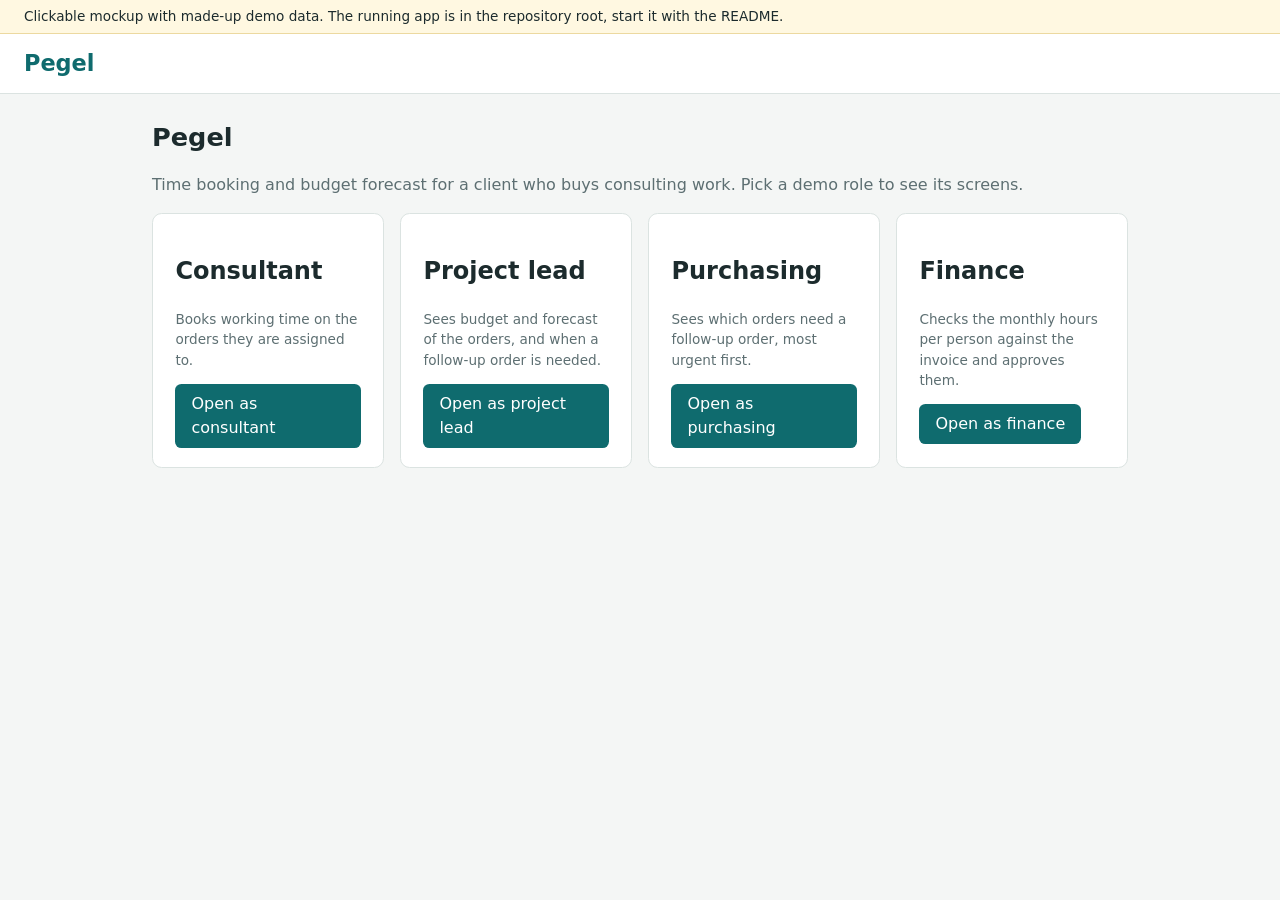
<file: docs/mockup/index.html>
<!DOCTYPE html>
<html lang="en">
<head>
<meta charset="utf-8">
<meta name="viewport" content="width=device-width, initial-scale=1">
<title>Pegel mockup</title>
<link rel="stylesheet" href="mockup.css">
</head>
<body>
<div class="note">Clickable mockup with made-up demo data. The running app is in the repository root, start it with the README.</div>
<header class="topbar"><a class="brand" href="index.html">Pegel</a></header>
<main class="page">
<h1>Pegel</h1>
<p class="muted">Time booking and budget forecast for a client who buys consulting work. Pick a demo role to see its screens.</p>
<div class="roles">
  <div class="card"><h2>Consultant</h2><p class="small muted">Books working time on the orders they are assigned to.</p><a class="button" href="consultant-book.html">Open as consultant</a></div>
  <div class="card"><h2>Project lead</h2><p class="small muted">Sees budget and forecast of the orders, and when a follow-up order is needed.</p><a class="button" href="project-lead-orders.html">Open as project lead</a></div>
  <div class="card"><h2>Purchasing</h2><p class="small muted">Sees which orders need a follow-up order, most urgent first.</p><a class="button" href="purchasing-follow-ups.html">Open as purchasing</a></div>
  <div class="card"><h2>Finance</h2><p class="small muted">Checks the monthly hours per person against the invoice and approves them.</p><a class="button" href="finance-proof.html">Open as finance</a></div>
</div>
</main>
</body>
</html>
</file>
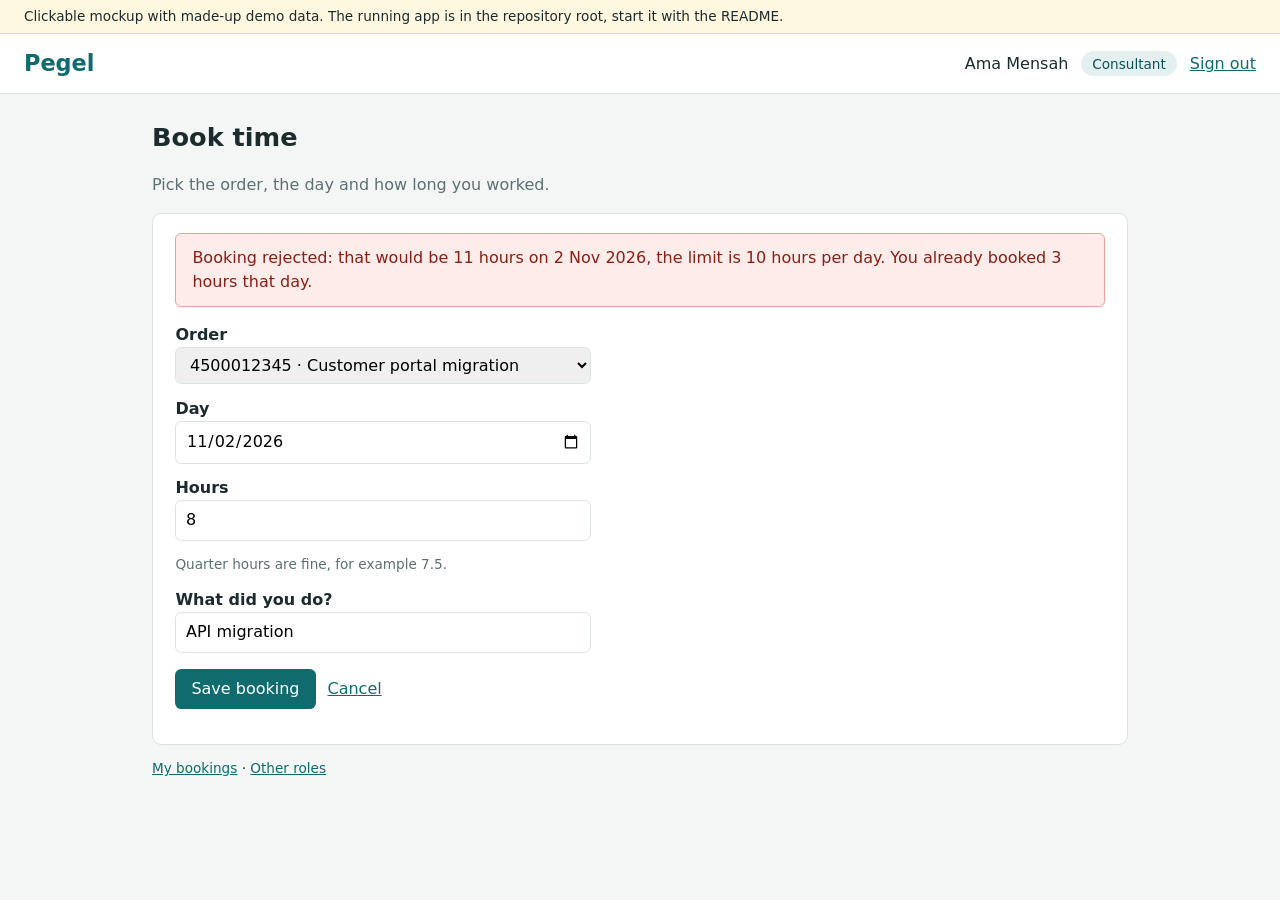
<file: docs/mockup/consultant-book.html>
<!DOCTYPE html>
<html lang="en">
<head>
<meta charset="utf-8">
<meta name="viewport" content="width=device-width, initial-scale=1">
<title>Book time · Pegel mockup</title>
<link rel="stylesheet" href="mockup.css">
</head>
<body>
<div class="note">Clickable mockup with made-up demo data. The running app is in the repository root, start it with the README.</div>
<header class="topbar">
  <a class="brand" href="index.html">Pegel</a>
  <div class="who"><span>Ama Mensah</span><span class="role">Consultant</span><a href="index.html">Sign out</a></div>
</header>
<main class="page">

<h1>Book time</h1>
<p class="muted">Pick the order, the day and how long you worked.</p>
<div class="card">
  <p class="alert" role="alert">Booking rejected: that would be 11 hours on 2 Nov 2026, the limit is 10 hours per day. You already booked 3 hours that day.</p>
  <form onsubmit="return false">
    <label>Order</label>
    <select><option>4500012345 · Customer portal migration</option></select>
    <label>Day</label><input type="date" value="2026-11-02">
    <label>Hours</label><input type="number" step="0.25" value="8">
    <p class="muted small">Quarter hours are fine, for example 7.5.</p>
    <label>What did you do?</label><input type="text" value="API migration">
    <p><button type="submit">Save booking</button><a class="cancel" href="consultant-bookings.html">Cancel</a></p>
  </form>
</div>
<p class="small"><a href="consultant-bookings.html">My bookings</a> · <a href="index.html">Other roles</a></p>

</main>
</body>
</html>
</file>
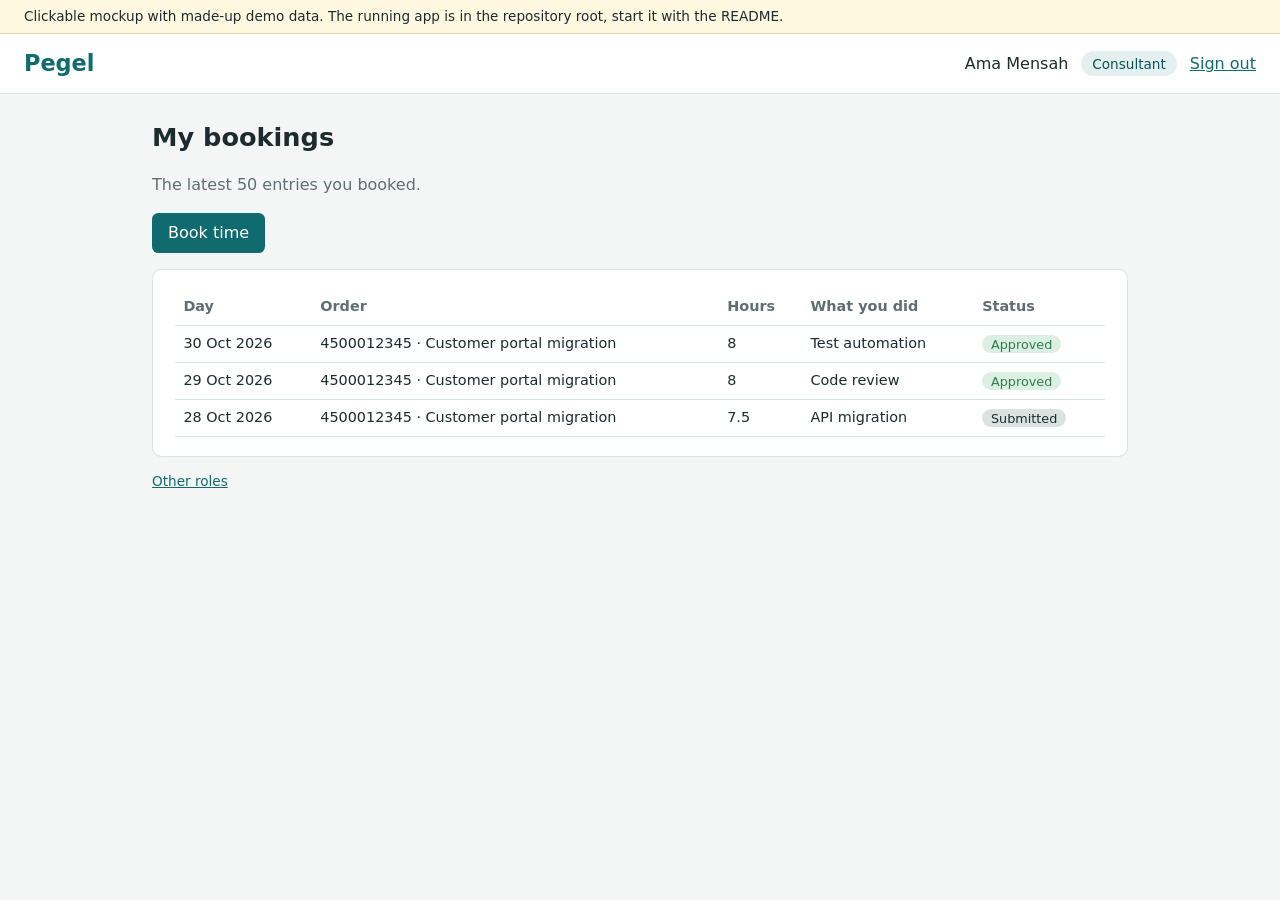
<file: docs/mockup/consultant-bookings.html>
<!DOCTYPE html>
<html lang="en">
<head>
<meta charset="utf-8">
<meta name="viewport" content="width=device-width, initial-scale=1">
<title>My bookings · Pegel mockup</title>
<link rel="stylesheet" href="mockup.css">
</head>
<body>
<div class="note">Clickable mockup with made-up demo data. The running app is in the repository root, start it with the README.</div>
<header class="topbar">
  <a class="brand" href="index.html">Pegel</a>
  <div class="who"><span>Ama Mensah</span><span class="role">Consultant</span><a href="index.html">Sign out</a></div>
</header>
<main class="page">

<h1>My bookings</h1>
<p class="muted">The latest 50 entries you booked.</p>
<p><a class="button" href="consultant-book.html">Book time</a></p>
<div class="card">
<table>
<tr><th>Day</th><th>Order</th><th>Hours</th><th>What you did</th><th>Status</th></tr>
<tr><td>30 Oct 2026</td><td>4500012345 · Customer portal migration</td><td>8</td><td>Test automation</td><td><span class="status status-approved">Approved</span></td></tr>
<tr><td>29 Oct 2026</td><td>4500012345 · Customer portal migration</td><td>8</td><td>Code review</td><td><span class="status status-approved">Approved</span></td></tr>
<tr><td>28 Oct 2026</td><td>4500012345 · Customer portal migration</td><td>7.5</td><td>API migration</td><td><span class="status">Submitted</span></td></tr>
</table>
</div>
<p class="small"><a href="index.html">Other roles</a></p>

</main>
</body>
</html>
</file>
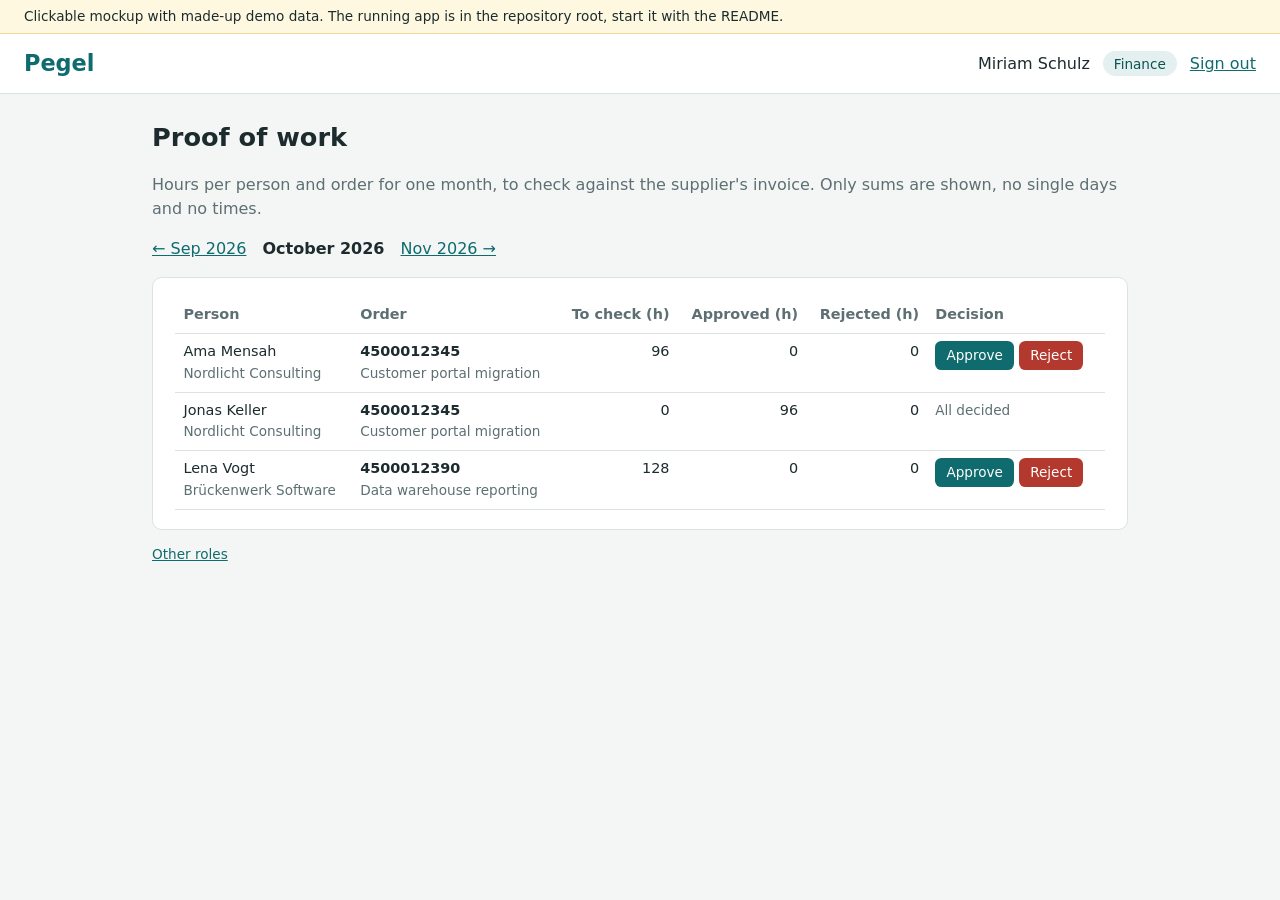
<file: docs/mockup/finance-proof.html>
<!DOCTYPE html>
<html lang="en">
<head>
<meta charset="utf-8">
<meta name="viewport" content="width=device-width, initial-scale=1">
<title>Proof of work · Pegel mockup</title>
<link rel="stylesheet" href="mockup.css">
</head>
<body>
<div class="note">Clickable mockup with made-up demo data. The running app is in the repository root, start it with the README.</div>
<header class="topbar">
  <a class="brand" href="index.html">Pegel</a>
  <div class="who"><span>Miriam Schulz</span><span class="role">Finance</span><a href="index.html">Sign out</a></div>
</header>
<main class="page">

<h1>Proof of work</h1>
<p class="muted">Hours per person and order for one month, to check against the supplier's invoice. Only sums are shown, no single days and no times.</p>
<p class="month-nav"><a href="#">&larr; Sep 2026</a> <strong>October 2026</strong> <a href="#">Nov 2026 &rarr;</a></p>
<div class="card">
<table>
<thead><tr><th>Person</th><th>Order</th><th class="num">To check (h)</th><th class="num">Approved (h)</th><th class="num">Rejected (h)</th><th>Decision</th></tr></thead>
<tbody>
<tr><td>Ama Mensah<br><span class="muted small">Nordlicht Consulting</span></td><td><strong>4500012345</strong><br><span class="muted small">Customer portal migration</span></td><td class="num">96</td><td class="num">0</td><td class="num">0</td><td class="row-actions"><button>Approve</button><button class="danger">Reject</button></td></tr>
<tr><td>Jonas Keller<br><span class="muted small">Nordlicht Consulting</span></td><td><strong>4500012345</strong><br><span class="muted small">Customer portal migration</span></td><td class="num">0</td><td class="num">96</td><td class="num">0</td><td><span class="muted small">All decided</span></td></tr>
<tr><td>Lena Vogt<br><span class="muted small">Brückenwerk Software</span></td><td><strong>4500012390</strong><br><span class="muted small">Data warehouse reporting</span></td><td class="num">128</td><td class="num">0</td><td class="num">0</td><td class="row-actions"><button>Approve</button><button class="danger">Reject</button></td></tr>
</tbody>
</table>
</div>
<p class="small"><a href="index.html">Other roles</a></p>

</main>
</body>
</html>
</file>
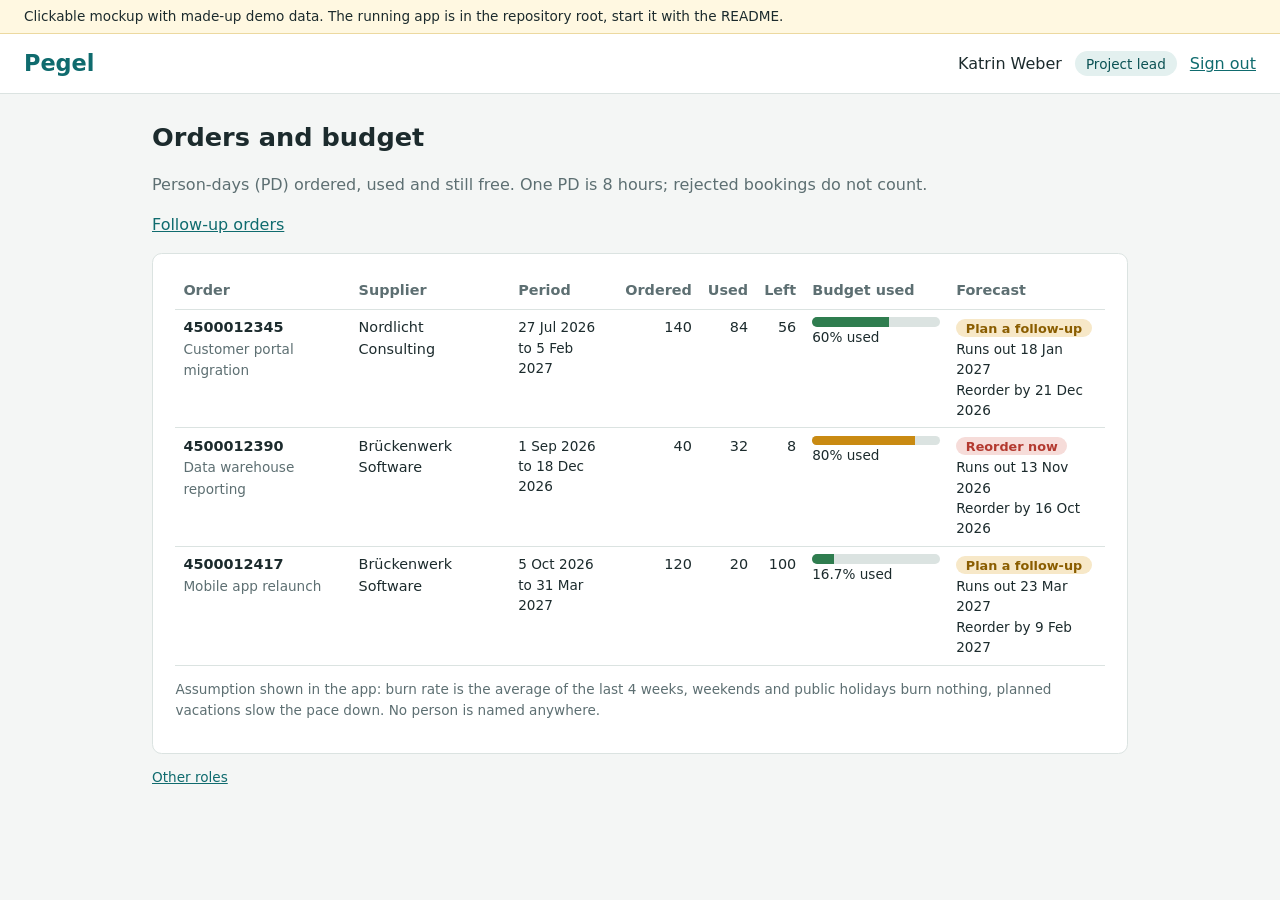
<file: docs/mockup/project-lead-orders.html>
<!DOCTYPE html>
<html lang="en">
<head>
<meta charset="utf-8">
<meta name="viewport" content="width=device-width, initial-scale=1">
<title>Orders and budget · Pegel mockup</title>
<link rel="stylesheet" href="mockup.css">
</head>
<body>
<div class="note">Clickable mockup with made-up demo data. The running app is in the repository root, start it with the README.</div>
<header class="topbar">
  <a class="brand" href="index.html">Pegel</a>
  <div class="who"><span>Katrin Weber</span><span class="role">Project lead</span><a href="index.html">Sign out</a></div>
</header>
<main class="page">

<h1>Orders and budget</h1>
<p class="muted">Person-days (PD) ordered, used and still free. One PD is 8 hours; rejected bookings do not count.</p>
<p><a href="purchasing-follow-ups.html">Follow-up orders</a></p>
<div class="card">
<table>
<thead><tr><th>Order</th><th>Supplier</th><th>Period</th><th class="num">Ordered</th><th class="num">Used</th><th class="num">Left</th><th>Budget used</th><th>Forecast</th></tr></thead>
<tbody>
<tr>
<td><strong>4500012345</strong><br><span class="muted small">Customer portal migration</span></td><td>Nordlicht Consulting</td><td class="small">27 Jul 2026<br>to 5 Feb 2027</td>
<td class="num">140</td><td class="num">84</td><td class="num">56</td>
<td><div class="gauge gauge-ok"><div class="gauge-fill" style="width:60%"></div></div><span class="small">60% used</span></td>
<td><span class="light light-amber">Plan a follow-up</span><div class="small">Runs out 18 Jan 2027<br>Reorder by 21 Dec 2026</div></td></tr>
<tr>
<td><strong>4500012390</strong><br><span class="muted small">Data warehouse reporting</span></td><td>Brückenwerk Software</td><td class="small">1 Sep 2026<br>to 18 Dec 2026</td>
<td class="num">40</td><td class="num">32</td><td class="num">8</td>
<td><div class="gauge gauge-warning"><div class="gauge-fill" style="width:80%"></div></div><span class="small">80% used</span></td>
<td><span class="light light-red">Reorder now</span><div class="small">Runs out 13 Nov 2026<br>Reorder by 16 Oct 2026</div></td></tr>
<tr>
<td><strong>4500012417</strong><br><span class="muted small">Mobile app relaunch</span></td><td>Brückenwerk Software</td><td class="small">5 Oct 2026<br>to 31 Mar 2027</td>
<td class="num">120</td><td class="num">20</td><td class="num">100</td>
<td><div class="gauge gauge-ok"><div class="gauge-fill" style="width:16.7%"></div></div><span class="small">16.7% used</span></td>
<td><span class="light light-amber">Plan a follow-up</span><div class="small">Runs out 23 Mar 2027<br>Reorder by 9 Feb 2027</div></td></tr>
</tbody>
</table>
<p class="small muted">Assumption shown in the app: burn rate is the average of the last 4 weeks, weekends and public holidays burn nothing, planned vacations slow the pace down. No person is named anywhere.</p>
</div>
<p class="small"><a href="index.html">Other roles</a></p>

</main>
</body>
</html>
</file>
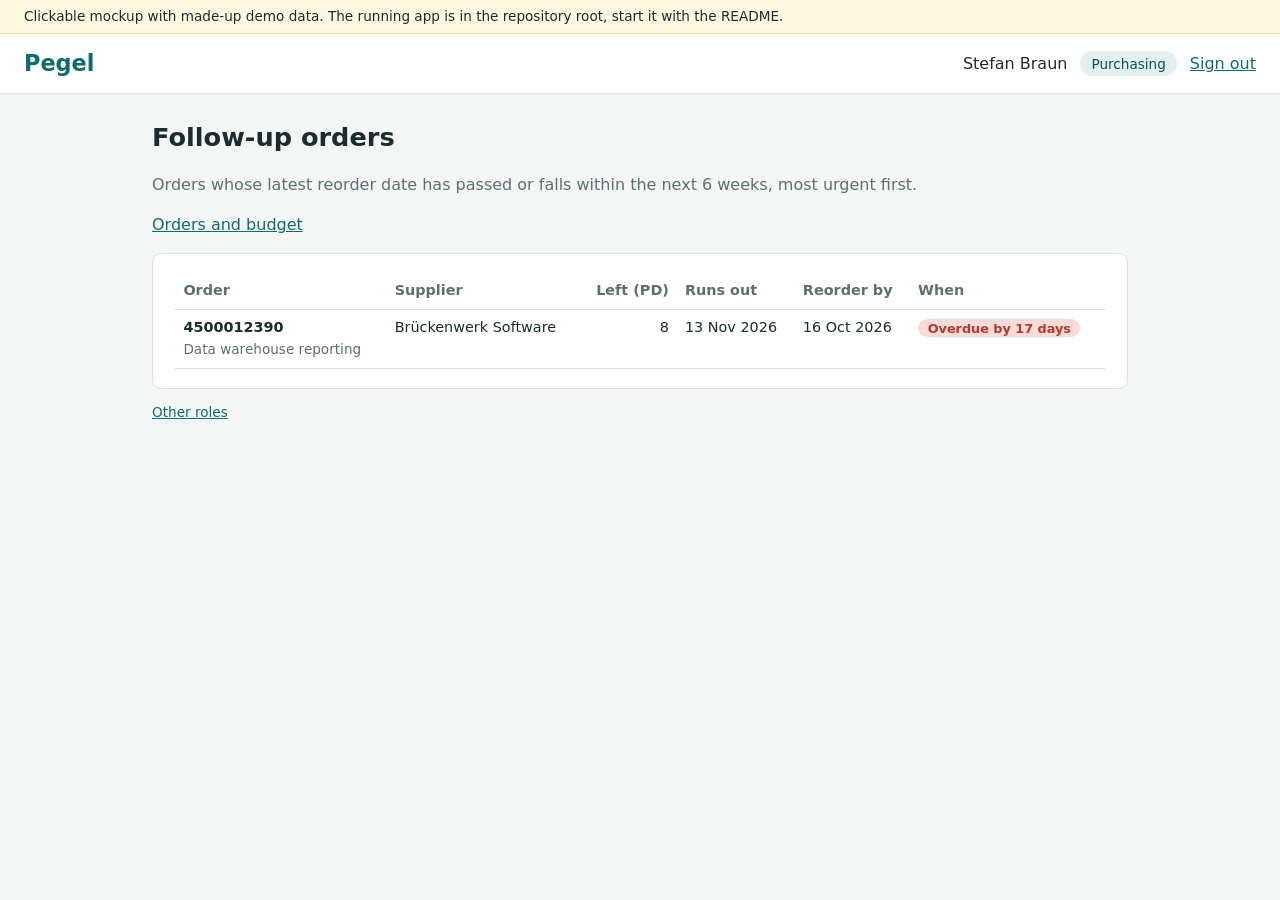
<file: docs/mockup/purchasing-follow-ups.html>
<!DOCTYPE html>
<html lang="en">
<head>
<meta charset="utf-8">
<meta name="viewport" content="width=device-width, initial-scale=1">
<title>Follow-up orders · Pegel mockup</title>
<link rel="stylesheet" href="mockup.css">
</head>
<body>
<div class="note">Clickable mockup with made-up demo data. The running app is in the repository root, start it with the README.</div>
<header class="topbar">
  <a class="brand" href="index.html">Pegel</a>
  <div class="who"><span>Stefan Braun</span><span class="role">Purchasing</span><a href="index.html">Sign out</a></div>
</header>
<main class="page">

<h1>Follow-up orders</h1>
<p class="muted">Orders whose latest reorder date has passed or falls within the next 6 weeks, most urgent first.</p>
<p><a href="project-lead-orders.html">Orders and budget</a></p>
<div class="card">
<table>
<thead><tr><th>Order</th><th>Supplier</th><th class="num">Left (PD)</th><th>Runs out</th><th>Reorder by</th><th>When</th></tr></thead>
<tbody>
<tr><td><strong>4500012390</strong><br><span class="muted small">Data warehouse reporting</span></td><td>Brückenwerk Software</td><td class="num">8</td><td>13 Nov 2026</td><td>16 Oct 2026</td><td><span class="light light-red">Overdue by 17 days</span></td></tr>
</tbody>
</table>
</div>
<p class="small"><a href="index.html">Other roles</a></p>

</main>
</body>
</html>
</file>
<file: docs/mockup/mockup.css>
/* Mockup styles: same palette as the app (public/css/pegal.css), but self-contained so the files open from the folder. */
:root { --page:#f4f6f5; --card:#fff; --ink:#1c2b2d; --muted:#5d6f72; --line:#dbe3e1; --accent:#0f6b6e; --accent-dark:#0b5254; --green:#2f7d4f; --amber:#c98a12; --red:#b3392f; }
* { box-sizing: border-box; }
body { margin:0; background:var(--page); color:var(--ink); font-family:system-ui,-apple-system,"Segoe UI",Roboto,sans-serif; line-height:1.5; }
.note { background:#fff8e1; border-bottom:1px solid #ecd9a0; padding:.4rem 1.5rem; font-size:.85rem; }
.topbar { display:flex; justify-content:space-between; align-items:center; padding:.8rem 1.5rem; background:var(--card); border-bottom:1px solid var(--line); }
.brand { font-weight:700; font-size:1.4rem; color:var(--accent); text-decoration:none; }
.who { display:flex; gap:.8rem; align-items:center; }
.role { background:#e3f0ef; color:var(--accent-dark); padding:.15rem .7rem; border-radius:999px; font-size:.85rem; }
.page { max-width:64rem; margin:1.5rem auto; padding:0 1.5rem; }
h1 { font-size:1.6rem; margin:0 0 .25rem; }
.muted { color:var(--muted); }
.small { font-size:.85rem; }
.card { background:var(--card); border:1px solid var(--line); border-radius:.6rem; padding:1.2rem 1.4rem; margin-top:1rem; }
.button, button { display:inline-block; background:var(--accent); color:#fff; border:0; border-radius:.4rem; padding:.5rem 1rem; font:inherit; text-decoration:none; cursor:pointer; }
button.danger { background:var(--red); }
.cancel { margin-left:.75rem; color:var(--accent); }
a { color:var(--accent); }
table { width:100%; border-collapse:collapse; font-size:.9rem; }
th, td { text-align:left; padding:.45rem .5rem; border-bottom:1px solid var(--line); vertical-align:top; }
th { color:var(--muted); font-weight:600; }
.num { text-align:right; white-space:nowrap; }
.gauge { background:var(--line); border-radius:999px; height:.6rem; min-width:8rem; overflow:hidden; }
.gauge-fill { height:100%; background:var(--green); }
.gauge-warning .gauge-fill { background:var(--amber); }
.gauge-full .gauge-fill { background:var(--red); }
.light { font-size:.8rem; font-weight:600; padding:.1rem .6rem; border-radius:999px; }
.light-green { background:#dcefe3; color:var(--green); }
.light-amber { background:#f7e8c8; color:#8a5d00; }
.light-red { background:#f6dcd9; color:var(--red); }
.status { font-size:.8rem; padding:.1rem .55rem; border-radius:999px; background:var(--line); }
.status-approved { background:#dcefe3; color:var(--green); }
.alert { background:#fdecea; border:1px solid #e5a29b; border-radius:6px; color:#8a1f17; margin:0 0 1rem; padding:.75rem 1rem; }
label { display:block; margin-top:.8rem; font-weight:600; }
input, select { width:100%; max-width:26rem; padding:.45rem .6rem; border:1px solid var(--line); border-radius:.4rem; font:inherit; }
.roles { display:grid; grid-template-columns:repeat(auto-fit,minmax(14rem,1fr)); gap:1rem; margin-top:1rem; }
.roles .card { margin:0; }
.month-nav { display:flex; gap:1rem; align-items:center; margin:1rem 0; }
.row-actions button { padding:.25rem .7rem; font-size:.85rem; margin-right:.3rem; }
</file>
